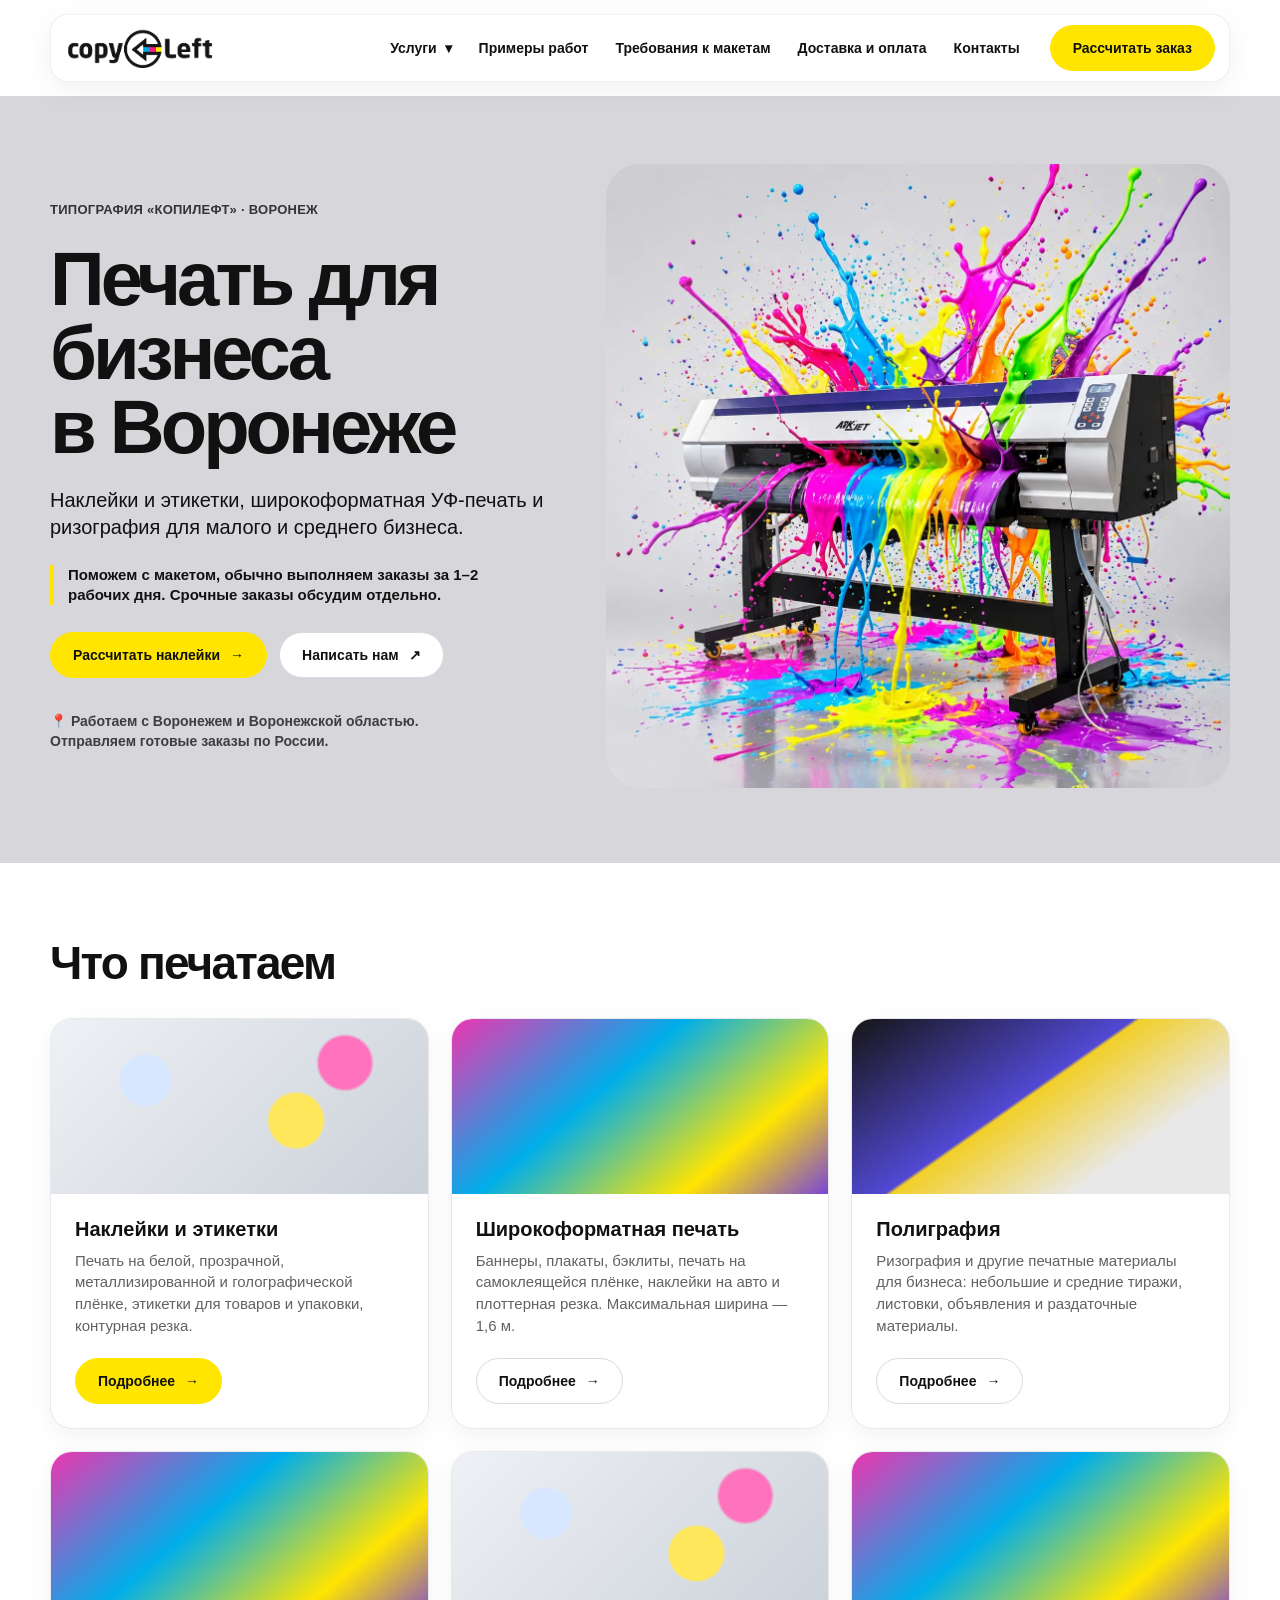
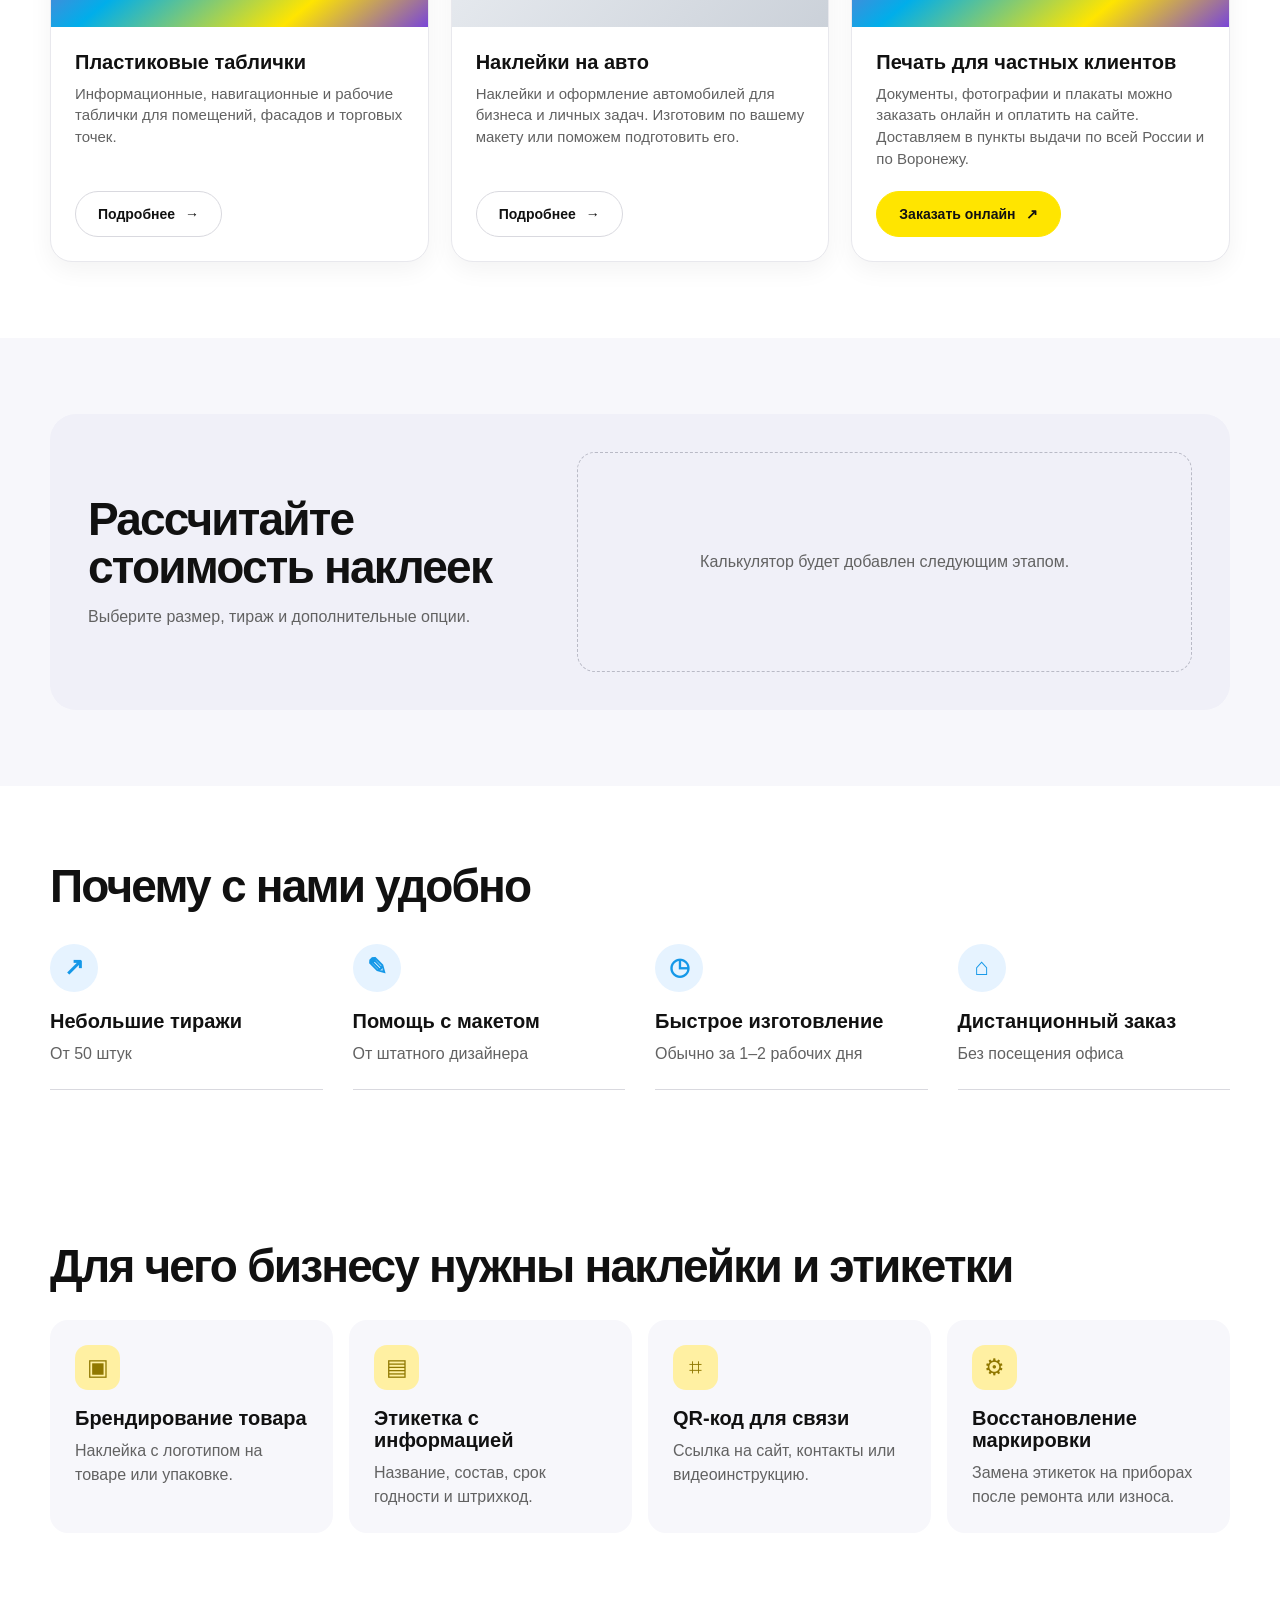
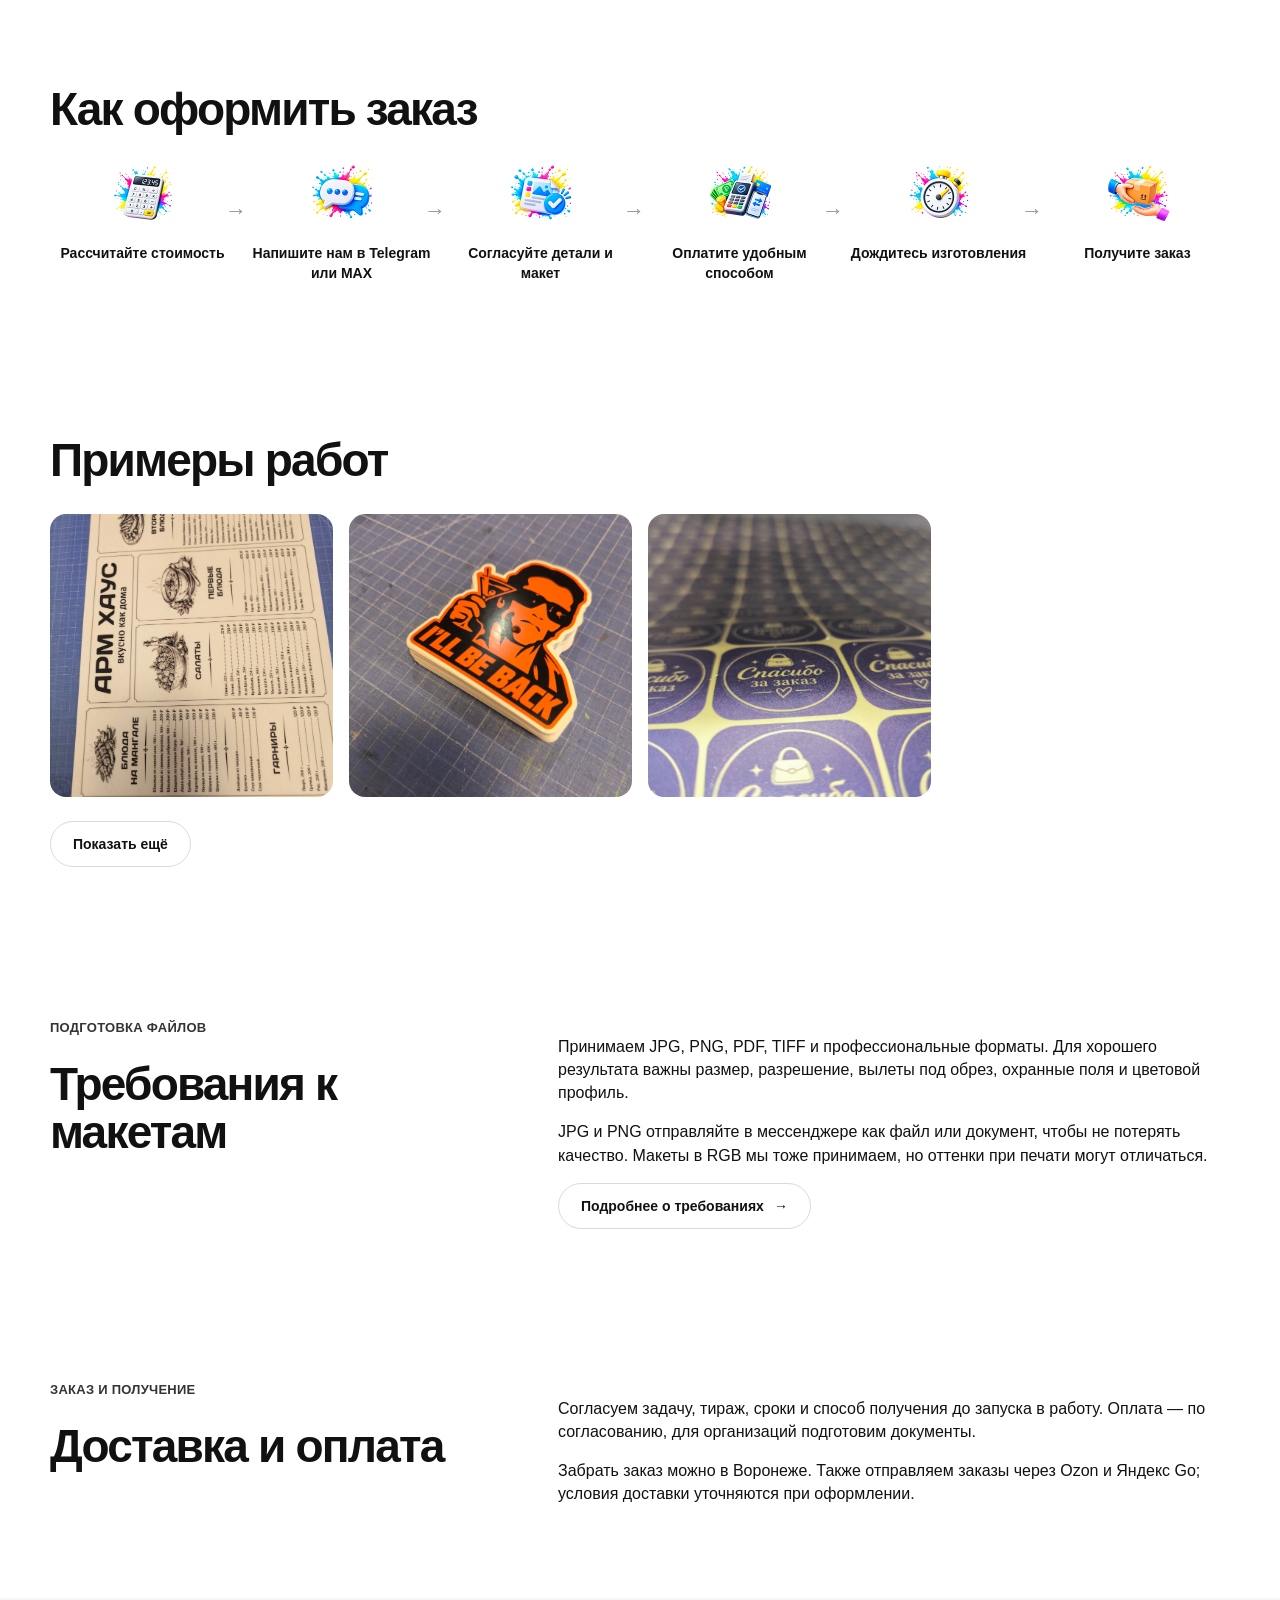
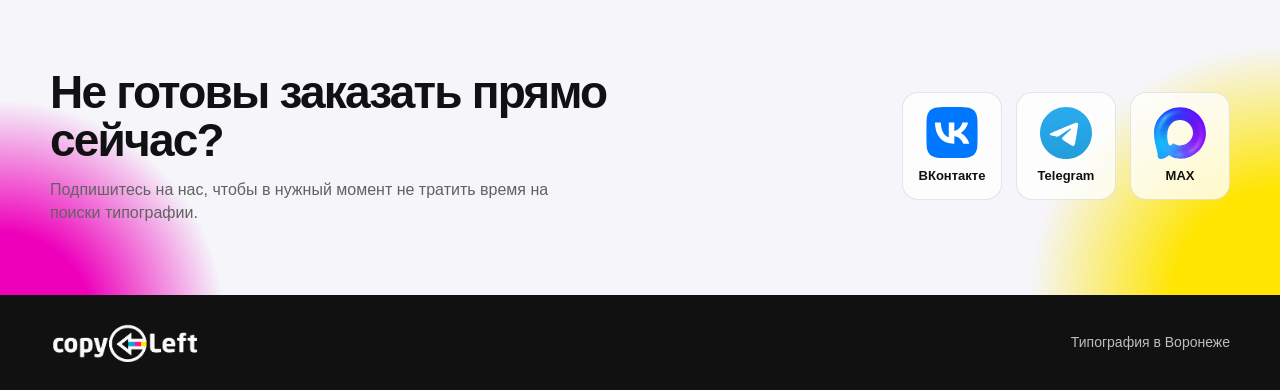
<file: index.html>
<!DOCTYPE html>
<html lang="ru">
<head>
  <meta charset="UTF-8">
  <meta name="viewport" content="width=device-width, initial-scale=1.0">

  <title>Типография «Копилефт» в Воронеже — наклейки, УФ-печать, ризография</title>

  <meta
    name="description"
    content="Типография «Копилефт» в Воронеже. Печать наклеек и этикеток, широкоформатная УФ-печать и ризография для бизнеса."
  >

  <link rel="stylesheet" href="styles.css">
  <link rel="stylesheet" href="works-gallery.css">
</head>

<body>

  <header class="site-header">
    <div class="container header-inner">

      <a class="logo" href="/">
        <img src="images/logo.png" alt="Копилефт — типография в Воронеже">
      </a>

            <nav id="main-navigation" class="main-nav" aria-label="Основная навигация">
        <div class="nav-dropdown">
          <button class="nav-dropdown-toggle" type="button" aria-expanded="false">Услуги <span aria-hidden="true">▾</span></button>
          <div class="nav-dropdown-menu">
            <a href="nakleiki-iz-vinilovoi-plenki/">Наклейки и этикетки</a>
            <a href="shirokoformatnaya-pechat/">Широкоформатная печать</a>
            <a href="nakleiki-na-avto/">Наклейки на авто</a>
            <a href="tipographiya/">Полиграфия</a>
            <a href="tablichki-plastikovye/">Пластиковые таблички</a>
          </div>
        </div>

        <a href="#works">Примеры работ</a>
        <a href="trebovaniya-k-maketam/">Требования к макетам</a>
        <a href="#delivery">Доставка и оплата</a>
        <a href="#contacts">Контакты</a>
      </nav>

      <div class="header-actions">

        <a class="button button-yellow" href="#calculator">
          Рассчитать заказ
        </a>
        <button class="menu-button" type="button" aria-label="Открыть меню" aria-expanded="false" aria-controls="main-navigation">
          ☰
        </button>
      </div>

    </div>
  </header>

  <main>

    <!-- Первый экран -->
    <section class="hero">
      <div class="container hero-grid">

        <div class="hero-content">
          <p class="eyebrow">ТИПОГРАФИЯ «КОПИЛЕФТ» · ВОРОНЕЖ</p>

          <h1>
            Печать для бизнеса<br>
            в Воронеже
          </h1>

          <p class="hero-text">
            Наклейки и этикетки, широкоформатная УФ-печать
            и ризография для малого и среднего бизнеса.
          </p>

          <div class="hero-note">
            Поможем с макетом, обычно выполняем заказы
            за 1–2 рабочих дня. Срочные заказы обсудим отдельно.
          </div>

          <div class="hero-buttons">
            <a class="button button-yellow" href="#calculator">
              Рассчитать наклейки <span>→</span>
            </a>

            <a
              class="button button-white"
              href="https://t.me/copy1eft"
              target="_blank"
              rel="noopener"
            >
              Написать нам <span>↗</span>
            </a>
          </div>

          <p class="hero-location">
            📍 Работаем с Воронежем и Воронежской областью.<br>
            Отправляем готовые заказы по России.
          </p>
        </div>

        <div class="hero-image">
          <picture>
            <source srcset="images/hero-printer.webp" type="image/webp">
            <img
              src="images/hero-printer.jpg"
              alt="Широкоформатный принтер типографии «Копилефт»"
              width="1200"
              height="1200"
            >
          </picture>
        </div>

      </div>
    </section>

    <!-- Услуги -->
    <section class="section" id="services">
      <div class="container">

        <h2>Что печатаем</h2>

        <div class="service-grid">
          <article class="service-card"><div class="service-image service-image-stickers"></div><div class="service-card-content"><h3>Наклейки и этикетки</h3><p>Печать на белой, прозрачной, металлизированной и голографической плёнке, этикетки для товаров и упаковки, контурная резка.</p><a class="button button-yellow" href="nakleiki-iz-vinilovoi-plenki/">Подробнее <span>→</span></a></div></article>
          <article class="service-card"><div class="service-image service-image-wide"></div><div class="service-card-content"><h3>Широкоформатная печать</h3><p>Баннеры, плакаты, бэклиты, печать на самоклеящейся плёнке, наклейки на авто и плоттерная резка. Максимальная ширина — 1,6 м.</p><a class="button button-white" href="shirokoformatnaya-pechat/">Подробнее <span>→</span></a></div></article>
          <article class="service-card"><div class="service-image service-image-riso"></div><div class="service-card-content"><h3>Полиграфия</h3><p>Ризография и другие печатные материалы для бизнеса: небольшие и средние тиражи, листовки, объявления и раздаточные материалы.</p><a class="button button-white" href="tipographiya/">Подробнее <span>→</span></a></div></article>
          <article class="service-card"><div class="service-image service-image-wide"></div><div class="service-card-content"><h3>Пластиковые таблички</h3><p>Информационные, навигационные и рабочие таблички для помещений, фасадов и торговых точек.</p><a class="button button-white" href="tablichki-plastikovye/">Подробнее <span>→</span></a></div></article>
          <article class="service-card"><div class="service-image service-image-stickers"></div><div class="service-card-content"><h3>Наклейки на авто</h3><p>Наклейки и оформление автомобилей для бизнеса и личных задач. Изготовим по вашему макету или поможем подготовить его.</p><a class="button button-white" href="nakleiki-na-avto/">Подробнее <span>→</span></a></div></article>
          <article class="service-card"><div class="service-image service-image-wide"></div><div class="service-card-content"><h3>Печать для частных клиентов</h3><p>Документы, фотографии и плакаты можно заказать онлайн и оплатить на сайте. Доставляем в пункты выдачи по всей России и по Воронежу.</p><a class="button button-yellow" href="https://xn----7sbaby8brwe7bf0dg.xn--p1ai/" target="_blank" rel="noopener noreferrer">Заказать онлайн <span>↗</span></a></div></article>
        </div>
      </div>
    </section>

    <!-- Калькулятор -->
    <section class="section calculator-section" id="calculator">
      <div class="container calculator-box">

        <div class="calculator-intro">
          <h2>Рассчитайте стоимость наклеек</h2>
          <p>
            Выберите размер, тираж и дополнительные опции.
          </p>
        </div>

        <div class="calculator-placeholder">
          <p>
            Калькулятор будет добавлен следующим этапом.
          </p>
        </div>

      </div>
    </section>

    <!-- Преимущества -->
    <section class="section" id="business">
      <div class="container">

        <h2>Почему с нами удобно</h2>

        <div class="benefits-grid">
          <div class="benefit">
            <div class="benefit-icon">↗</div>
            <h3>Небольшие тиражи</h3>
            <p>От 50 штук</p>
          </div>

          <div class="benefit">
            <div class="benefit-icon">✎</div>
            <h3>Помощь с макетом</h3>
            <p>От штатного дизайнера</p>
          </div>

          <div class="benefit">
            <div class="benefit-icon">◷</div>
            <h3>Быстрое изготовление</h3>
            <p>Обычно за 1–2 рабочих дня</p>
          </div>

          <div class="benefit">
            <div class="benefit-icon">⌂</div>
            <h3>Дистанционный заказ</h3>
            <p>Без посещения офиса</p>
          </div>
        </div>

      </div>
    </section>

    <!-- Для бизнеса -->
    <section class="section" id="applications">
      <div class="container">

        <h2>Для чего бизнесу нужны наклейки и этикетки</h2>

        <div class="task-grid">

          <article class="task-card">
            <div class="task-icon">▣</div>
            <h3>Брендирование товара</h3>
            <p>
              Наклейка с логотипом на товаре или упаковке.
            </p>
          </article>

          <article class="task-card">
            <div class="task-icon">▤</div>
            <h3>Этикетка с информацией</h3>
            <p>
              Название, состав, срок годности и штрихкод.
            </p>
          </article>

          <article class="task-card">
            <div class="task-icon">⌗</div>
            <h3>QR-код для связи</h3>
            <p>
              Ссылка на сайт, контакты или видеоинструкцию.
            </p>
          </article>

          <article class="task-card">
            <div class="task-icon">⚙</div>
            <h3>Восстановление маркировки</h3>
            <p>
              Замена этикеток на приборах после ремонта или износа.
            </p>
          </article>

        </div>
      </div>
    </section>

    <!-- Как оформить заказ -->
    <section class="section order-section">
      <div class="container">

        <h2>Как оформить заказ</h2>

        <div class="steps-grid">
          <div class="step">
            <img class="step-image" src="images/order/calculate.png" alt="" width="64" height="64">
            <p>Рассчитайте стоимость</p>
          </div>

          <div class="step">
            <img class="step-image" src="images/order/message.png" alt="" width="64" height="64">
            <p>Напишите нам в Telegram или MAX</p>
          </div>

          <div class="step">
            <img class="step-image" src="images/order/layout.png" alt="" width="64" height="64">
            <p>Согласуйте детали и макет</p>
          </div>

          <div class="step">
            <img class="step-image" src="images/order/payment.png" alt="" width="64" height="64">
            <p>Оплатите удобным способом</p>
          </div>

          <div class="step">
            <img class="step-image" src="images/order/production.png" alt="" width="64" height="64">
            <p>Дождитесь изготовления</p>
          </div>

          <div class="step">
            <img class="step-image" src="images/order/delivery.png" alt="" width="64" height="64">
            <p>Получите заказ</p>
          </div>
        </div>

      </div>
    </section>

    <section class="section" id="works">
  <div class="container">
    <h2>Примеры работ</h2>
    <div class="works-grid" id="works-grid"></div>
    <p id="works-empty" hidden>Фотографии скоро появятся.</p>
    <div class="works-actions">
      <button class="button button-white" id="works-more" type="button" hidden>Показать ещё</button>
      <p id="works-end" role="status" hidden>К сожалению, фотографий больше нет. В конце концов мы типография, а не фотографы.</p>
    </div>
    <noscript>Для просмотра галереи включите JavaScript.</noscript>
  </div>
</section>
    <section class="section section-muted" id="prepress">
      <div class="container info-columns">
        <div>
          <p class="eyebrow">ПОДГОТОВКА ФАЙЛОВ</p>
          <h2>Требования к макетам</h2>
        </div>
        <div>
          <p>Принимаем JPG, PNG, PDF, TIFF и профессиональные форматы. Для хорошего результата важны размер, разрешение, вылеты под обрез, охранные поля и цветовой профиль.</p>
          <p>JPG и PNG отправляйте в мессенджере как файл или документ, чтобы не потерять качество. Макеты в RGB мы тоже принимаем, но оттенки при печати могут отличаться.</p>
          <a class="button button-white" href="trebovaniya-k-maketam/">Подробнее о требованиях <span>→</span></a>
        </div>
      </div>
    </section>
    <section class="section" id="delivery"><div class="container info-columns"><div><p class="eyebrow">ЗАКАЗ И ПОЛУЧЕНИЕ</p><h2>Доставка и оплата</h2></div><div><p>Согласуем задачу, тираж, сроки и способ получения до запуска в работу. Оплата — по согласованию, для организаций подготовим документы.</p><p>Забрать заказ можно в Воронеже. Также отправляем заказы через Ozon и Яндекс Go; условия доставки уточняются при оформлении.</p></div></div></section>
    <!-- Финальный призыв -->
    <section class="final-cta" id="contacts">
      <div class="container final-cta-inner">

        <div class="final-cta-copy">
          <h2>Не готовы заказать прямо сейчас?</h2>
          <p>Подпишитесь на нас, чтобы в нужный момент не тратить время на поиски типографии.</p>
        </div>

        <nav class="social-links" aria-label="Подписаться на соцсети Копилефт">
          <a class="social-link" href="https://vk.ru/copyleft36" target="_blank" rel="noopener noreferrer" aria-label="Копилефт во ВКонтакте">
            <img src="images/social/vk.svg" alt="" width="52" height="52">
            <span>ВКонтакте</span>
          </a>
          <a class="social-link" href="https://t.me/copy1eft" target="_blank" rel="noopener noreferrer" aria-label="Копилефт в Telegram">
            <img src="images/social/telegram.svg" alt="" width="52" height="52">
            <span>Telegram</span>
          </a>
          <a class="social-link" href="https://max.ru/id463229832170_biz" target="_blank" rel="noopener noreferrer" aria-label="Копилефт в MAX">
            <img src="images/social/max.svg" alt="" width="52" height="52">
            <span>MAX</span>
          </a>
        </nav>
      </div>
    </section>

  </main>

  <footer class="site-footer">
    <div class="container footer-inner">
      <a class="footer-logo" href="/">
        <img src="images/logo-wh.png" alt="Копилефт">
      </a>
      <span>Типография в Воронеже</span>
    </div>
  </footer>

  <script src="script.js"></script>
  <script src="works-gallery.js" defer></script>
</body>
</html>
</file>
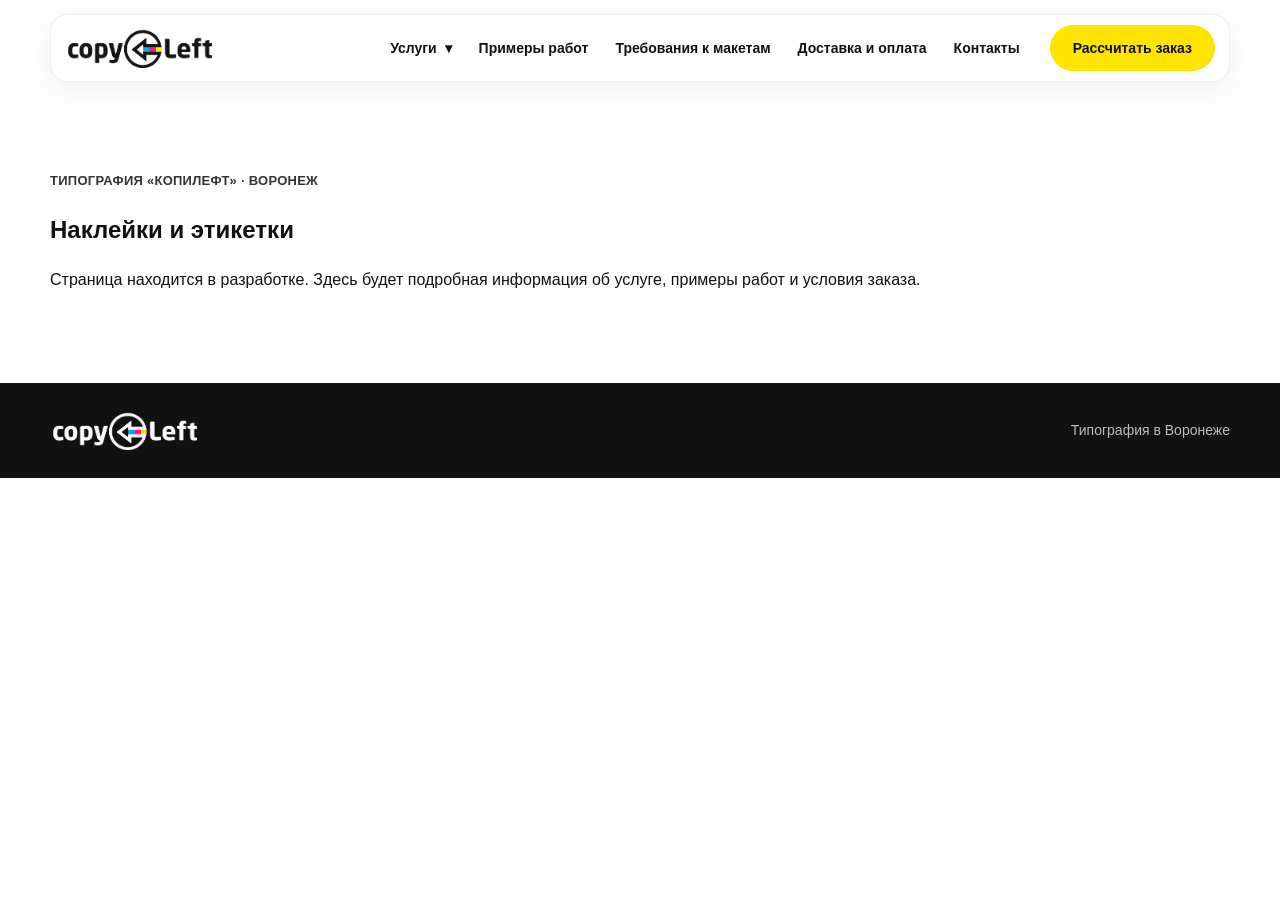
<file: nakleiki-iz-vinilovoi-plenki/index.html>
<!DOCTYPE html>
<html lang="ru">
<head>
  <meta charset="UTF-8">
  <meta name="viewport" content="width=device-width, initial-scale=1.0">
  <title>Наклейки и этикетки — Типография «Копилефт» в Воронеже</title>
  <meta name="description" content="Наклейки и этикетки для бизнеса в Воронеже. Типография «Копилефт».">
  <link rel="stylesheet" href="../styles.css">
</head>
<body>

<header class="site-header">
  <div class="container header-inner">
    <a class="logo" href="../">
      <img src="../images/logo.png" alt="Копилефт — типография в Воронеже">
    </a>

          <nav id="main-navigation" class="main-nav" aria-label="Основная навигация">
        <div class="nav-dropdown">
          <button class="nav-dropdown-toggle" type="button" aria-expanded="false">Услуги <span aria-hidden="true">▾</span></button>
          <div class="nav-dropdown-menu">
            <a href="../nakleiki-iz-vinilovoi-plenki/">Наклейки и этикетки</a>
            <a href="../shirokoformatnaya-pechat/">Широкоформатная печать</a>
            <a href="../nakleiki-na-avto/">Наклейки на авто</a>
            <a href="../tipographiya/">Полиграфия</a>
            <a href="../tablichki-plastikovye/">Пластиковые таблички</a>
          </div>
        </div>

        <a href="../#works">Примеры работ</a>
        <a href="../trebovaniya-k-maketam/">Требования к макетам</a>
        <a href="../#delivery">Доставка и оплата</a>
        <a href="../#contacts">Контакты</a>
      </nav>

    <button class="menu-button" type="button" aria-label="Открыть меню" aria-expanded="false" aria-controls="main-navigation">☰</button>
    <a class="button button-yellow" href="../#calculator">
      Рассчитать заказ
    </a>
  </div>
</header>

<main>
  <section class="section page-intro">
    <div class="container">
      <p class="eyebrow">ТИПОГРАФИЯ «КОПИЛЕФТ» · ВОРОНЕЖ</p>
      <h1>Наклейки и этикетки</h1>
      <p>
        Страница находится в разработке. Здесь будет подробная
        информация об услуге, примеры работ и условия заказа.
      </p>
    </div>
  </section>
</main>

<footer class="site-footer">
  <div class="container footer-inner">
    <a class="footer-logo" href="../">
      <img src="../images/logo-wh.png" alt="Копилефт">
    </a>
    <span>Типография в Воронеже</span>
  </div>
</footer>

<script src="../script.js"></script>
</body>
</html>
</file>
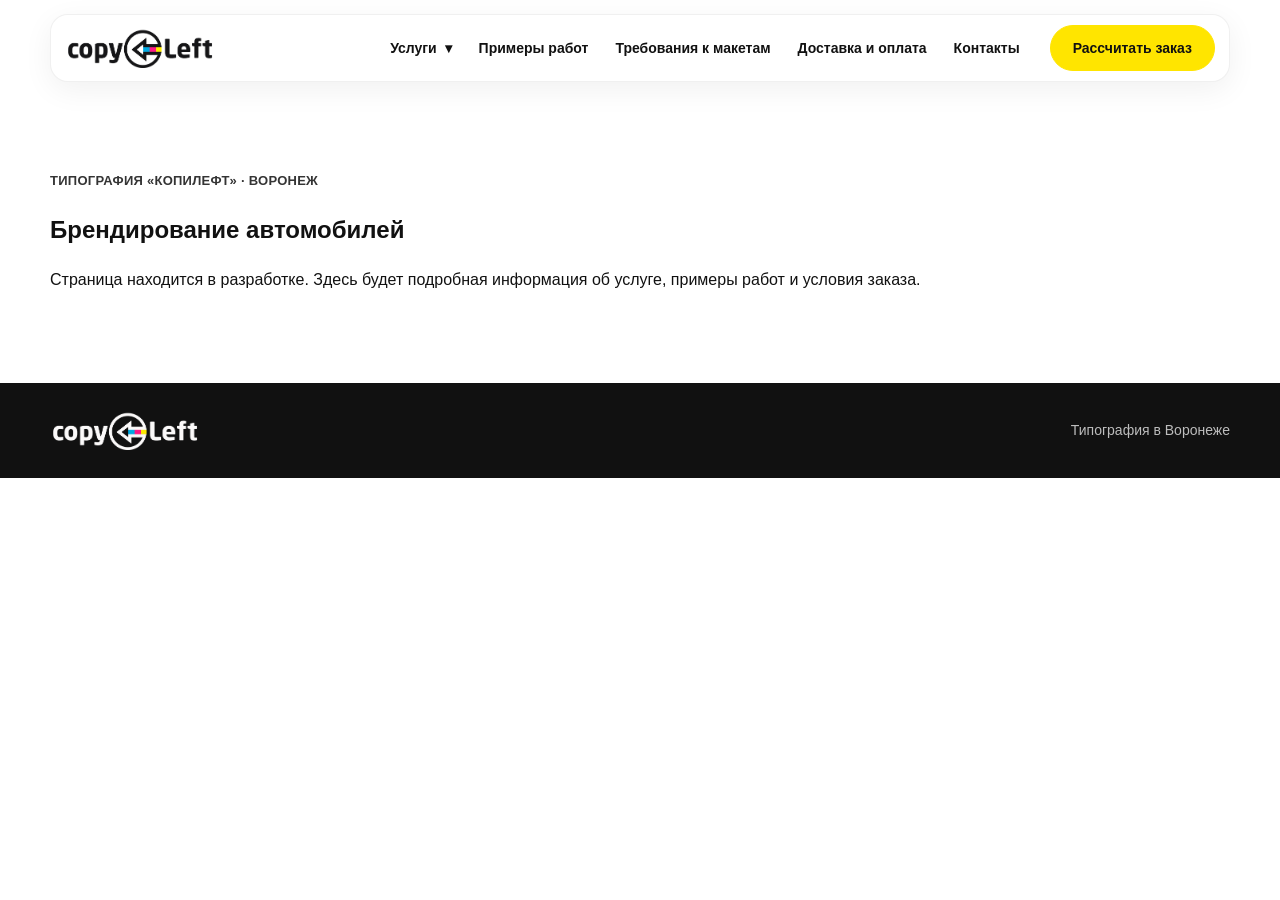
<file: nakleiki-na-avto/index.html>
<!DOCTYPE html>
<html lang="ru">
<head>
  <meta charset="UTF-8">
  <meta name="viewport" content="width=device-width, initial-scale=1.0">
  <title>Брендирование автомобилей — Типография «Копилефт» в Воронеже</title>
  <meta name="description" content="Брендирование автомобилей для бизнеса в Воронеже. Типография «Копилефт».">
  <link rel="stylesheet" href="../styles.css">
</head>
<body>

<header class="site-header">
  <div class="container header-inner">
    <a class="logo" href="../">
      <img src="../images/logo.png" alt="Копилефт — типография в Воронеже">
    </a>

          <nav id="main-navigation" class="main-nav" aria-label="Основная навигация">
        <div class="nav-dropdown">
          <button class="nav-dropdown-toggle" type="button" aria-expanded="false">Услуги <span aria-hidden="true">▾</span></button>
          <div class="nav-dropdown-menu">
            <a href="../nakleiki-iz-vinilovoi-plenki/">Наклейки и этикетки</a>
            <a href="../shirokoformatnaya-pechat/">Широкоформатная печать</a>
            <a href="../nakleiki-na-avto/">Наклейки на авто</a>
            <a href="../tipographiya/">Полиграфия</a>
            <a href="../tablichki-plastikovye/">Пластиковые таблички</a>
          </div>
        </div>

        <a href="../#works">Примеры работ</a>
        <a href="../trebovaniya-k-maketam/">Требования к макетам</a>
        <a href="../#delivery">Доставка и оплата</a>
        <a href="../#contacts">Контакты</a>
      </nav>

    <button class="menu-button" type="button" aria-label="Открыть меню" aria-expanded="false" aria-controls="main-navigation">☰</button>
    <a class="button button-yellow" href="../#calculator">
      Рассчитать заказ
    </a>
  </div>
</header>

<main>
  <section class="section page-intro">
    <div class="container">
      <p class="eyebrow">ТИПОГРАФИЯ «КОПИЛЕФТ» · ВОРОНЕЖ</p>
      <h1>Брендирование автомобилей</h1>
      <p>
        Страница находится в разработке. Здесь будет подробная
        информация об услуге, примеры работ и условия заказа.
      </p>
    </div>
  </section>
</main>

<footer class="site-footer">
  <div class="container footer-inner">
    <a class="footer-logo" href="../">
      <img src="../images/logo-wh.png" alt="Копилефт">
    </a>
    <span>Типография в Воронеже</span>
  </div>
</footer>

<script src="../script.js"></script>
</body>
</html>
</file>
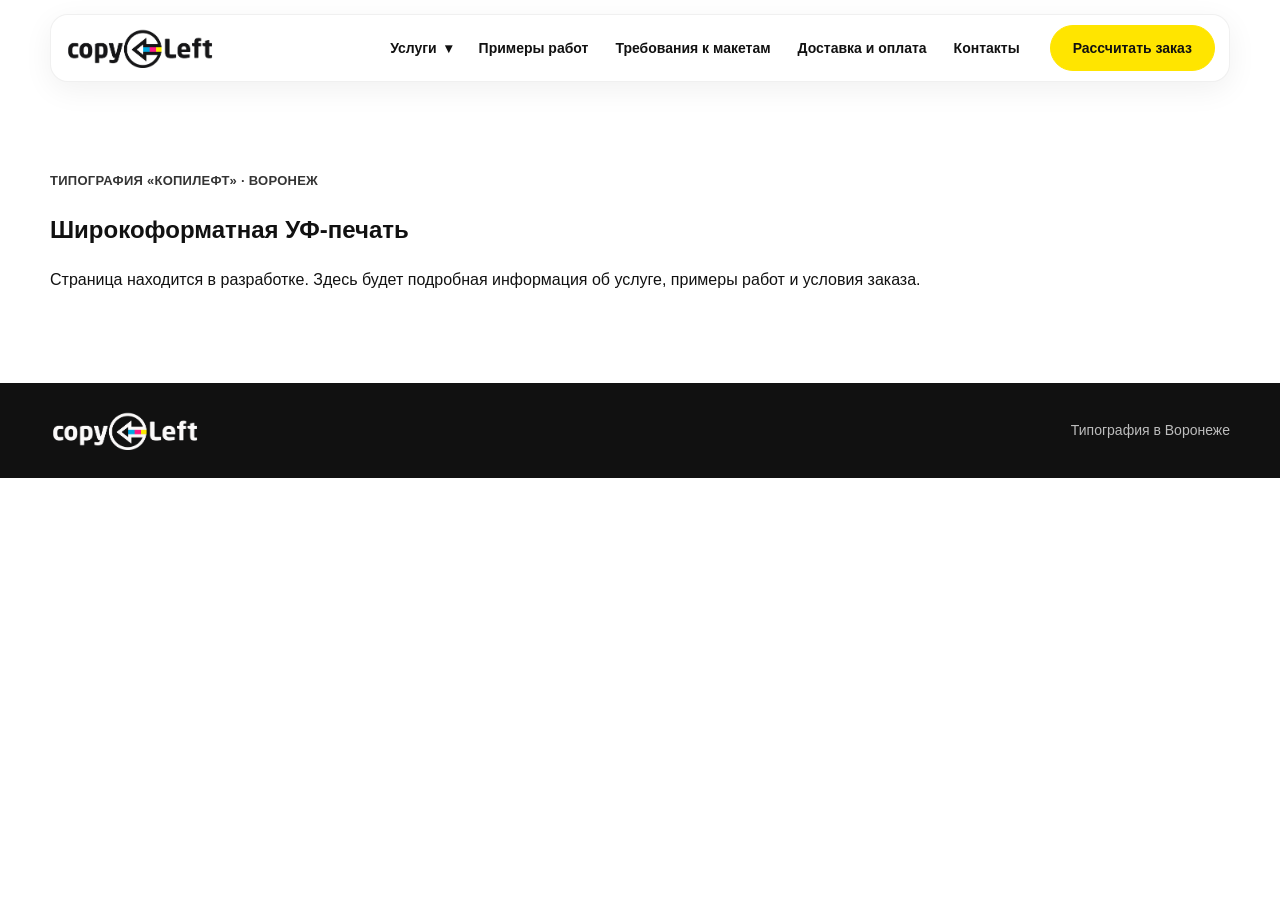
<file: shirokoformatnaya-pechat/index.html>
<!DOCTYPE html>
<html lang="ru">
<head>
  <meta charset="UTF-8">
  <meta name="viewport" content="width=device-width, initial-scale=1.0">
  <title>Широкоформатная УФ-печать — Типография «Копилефт» в Воронеже</title>
  <meta name="description" content="Широкоформатная УФ-печать для бизнеса в Воронеже. Типография «Копилефт».">
  <link rel="stylesheet" href="../styles.css">
</head>
<body>

<header class="site-header">
  <div class="container header-inner">
    <a class="logo" href="../">
      <img src="../images/logo.png" alt="Копилефт — типография в Воронеже">
    </a>

          <nav id="main-navigation" class="main-nav" aria-label="Основная навигация">
        <div class="nav-dropdown">
          <button class="nav-dropdown-toggle" type="button" aria-expanded="false">Услуги <span aria-hidden="true">▾</span></button>
          <div class="nav-dropdown-menu">
            <a href="../nakleiki-iz-vinilovoi-plenki/">Наклейки и этикетки</a>
            <a href="../shirokoformatnaya-pechat/">Широкоформатная печать</a>
            <a href="../nakleiki-na-avto/">Наклейки на авто</a>
            <a href="../tipographiya/">Полиграфия</a>
            <a href="../tablichki-plastikovye/">Пластиковые таблички</a>
          </div>
        </div>

        <a href="../#works">Примеры работ</a>
        <a href="../trebovaniya-k-maketam/">Требования к макетам</a>
        <a href="../#delivery">Доставка и оплата</a>
        <a href="../#contacts">Контакты</a>
      </nav>

    <button class="menu-button" type="button" aria-label="Открыть меню" aria-expanded="false" aria-controls="main-navigation">☰</button>
    <a class="button button-yellow" href="../#calculator">
      Рассчитать заказ
    </a>
  </div>
</header>

<main>
  <section class="section page-intro">
    <div class="container">
      <p class="eyebrow">ТИПОГРАФИЯ «КОПИЛЕФТ» · ВОРОНЕЖ</p>
      <h1>Широкоформатная УФ-печать</h1>
      <p>
        Страница находится в разработке. Здесь будет подробная
        информация об услуге, примеры работ и условия заказа.
      </p>
    </div>
  </section>
</main>

<footer class="site-footer">
  <div class="container footer-inner">
    <a class="footer-logo" href="../">
      <img src="../images/logo-wh.png" alt="Копилефт">
    </a>
    <span>Типография в Воронеже</span>
  </div>
</footer>

<script src="../script.js"></script>
</body>
</html>
</file>
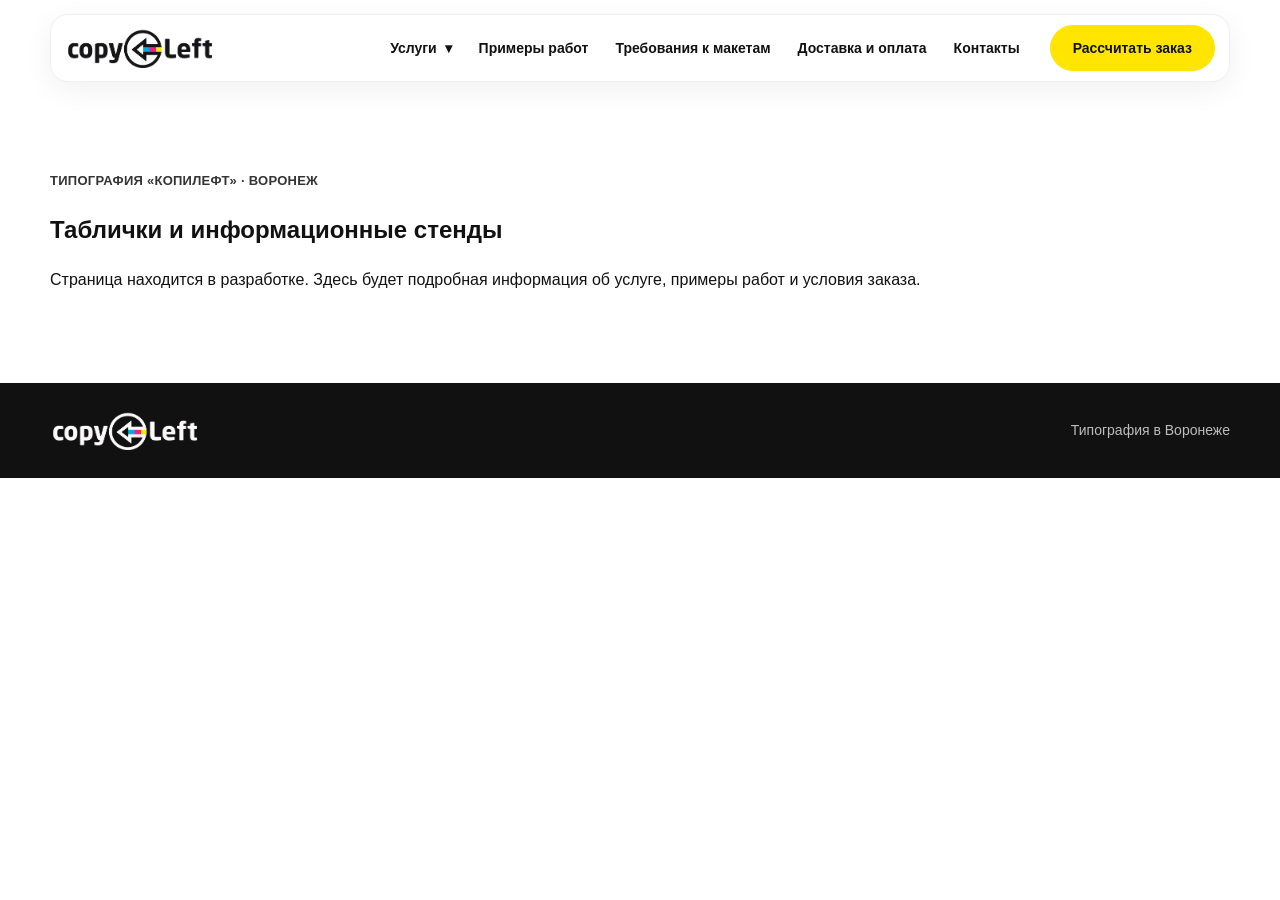
<file: tablichki-plastikovye/index.html>
<!DOCTYPE html>
<html lang="ru">
<head>
  <meta charset="UTF-8">
  <meta name="viewport" content="width=device-width, initial-scale=1.0">
  <title>Таблички и информационные стенды — Типография «Копилефт» в Воронеже</title>
  <meta name="description" content="Таблички и информационные стенды для бизнеса в Воронеже. Типография «Копилефт».">
  <link rel="stylesheet" href="../styles.css">
</head>
<body>

<header class="site-header">
  <div class="container header-inner">
    <a class="logo" href="../">
      <img src="../images/logo.png" alt="Копилефт — типография в Воронеже">
    </a>

          <nav id="main-navigation" class="main-nav" aria-label="Основная навигация">
        <div class="nav-dropdown">
          <button class="nav-dropdown-toggle" type="button" aria-expanded="false">Услуги <span aria-hidden="true">▾</span></button>
          <div class="nav-dropdown-menu">
            <a href="../nakleiki-iz-vinilovoi-plenki/">Наклейки и этикетки</a>
            <a href="../shirokoformatnaya-pechat/">Широкоформатная печать</a>
            <a href="../nakleiki-na-avto/">Наклейки на авто</a>
            <a href="../tipographiya/">Полиграфия</a>
            <a href="../tablichki-plastikovye/">Пластиковые таблички</a>
          </div>
        </div>

        <a href="../#works">Примеры работ</a>
        <a href="../trebovaniya-k-maketam/">Требования к макетам</a>
        <a href="../#delivery">Доставка и оплата</a>
        <a href="../#contacts">Контакты</a>
      </nav>

    <button class="menu-button" type="button" aria-label="Открыть меню" aria-expanded="false" aria-controls="main-navigation">☰</button>
    <a class="button button-yellow" href="../#calculator">
      Рассчитать заказ
    </a>
  </div>
</header>

<main>
  <section class="section page-intro">
    <div class="container">
      <p class="eyebrow">ТИПОГРАФИЯ «КОПИЛЕФТ» · ВОРОНЕЖ</p>
      <h1>Таблички и информационные стенды</h1>
      <p>
        Страница находится в разработке. Здесь будет подробная
        информация об услуге, примеры работ и условия заказа.
      </p>
    </div>
  </section>
</main>

<footer class="site-footer">
  <div class="container footer-inner">
    <a class="footer-logo" href="../">
      <img src="../images/logo-wh.png" alt="Копилефт">
    </a>
    <span>Типография в Воронеже</span>
  </div>
</footer>

<script src="../script.js"></script>
</body>
</html>
</file>
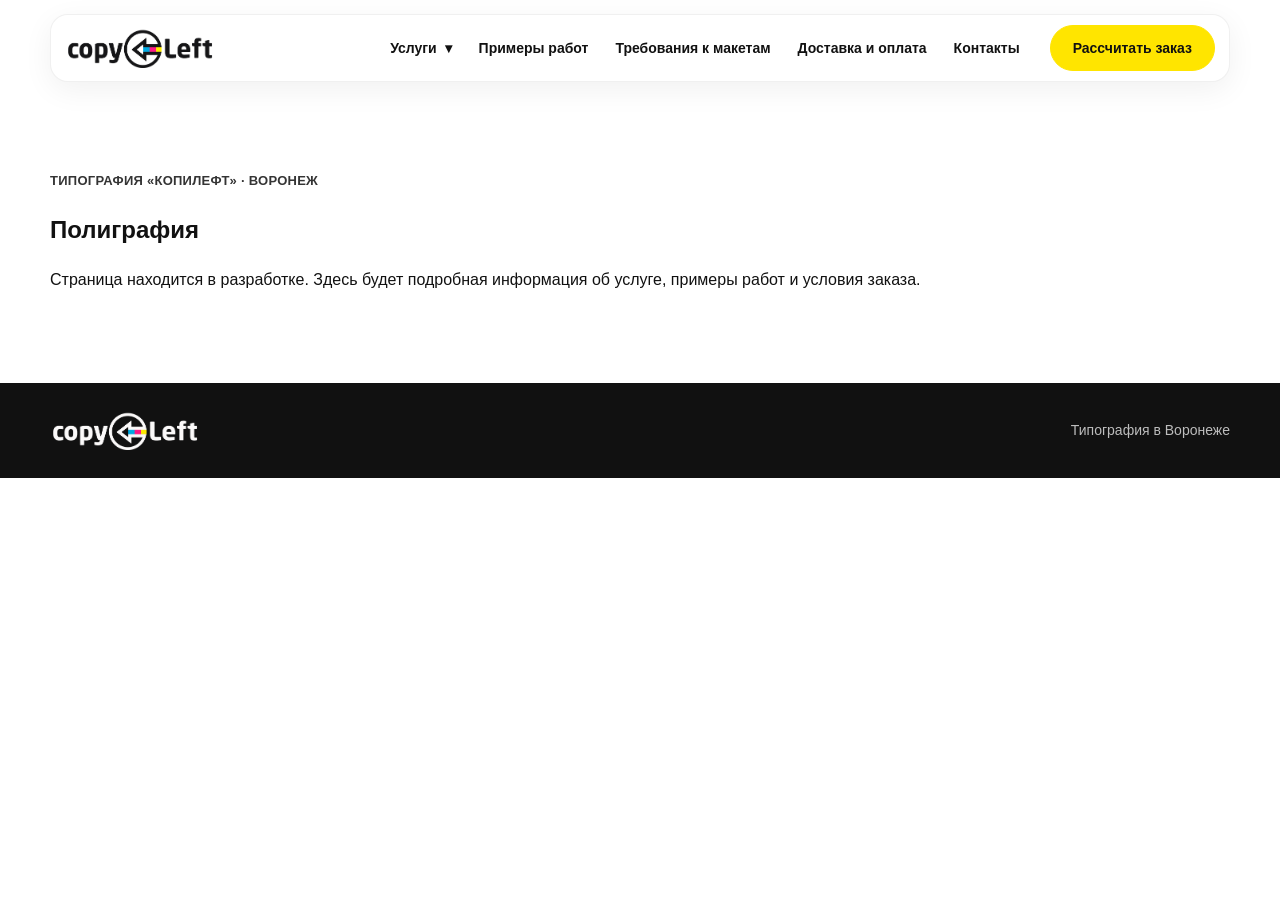
<file: tipographiya/index.html>
<!DOCTYPE html>
<html lang="ru">
<head>
  <meta charset="UTF-8">
  <meta name="viewport" content="width=device-width, initial-scale=1.0">
  <title>Полиграфия — Типография «Копилефт» в Воронеже</title>
  <meta name="description" content="Полиграфия для бизнеса в Воронеже. Типография «Копилефт».">
  <link rel="stylesheet" href="../styles.css">
</head>
<body>

<header class="site-header">
  <div class="container header-inner">
    <a class="logo" href="../">
      <img src="../images/logo.png" alt="Копилефт — типография в Воронеже">
    </a>

          <nav id="main-navigation" class="main-nav" aria-label="Основная навигация">
        <div class="nav-dropdown">
          <button class="nav-dropdown-toggle" type="button" aria-expanded="false">Услуги <span aria-hidden="true">▾</span></button>
          <div class="nav-dropdown-menu">
            <a href="../nakleiki-iz-vinilovoi-plenki/">Наклейки и этикетки</a>
            <a href="../shirokoformatnaya-pechat/">Широкоформатная печать</a>
            <a href="../nakleiki-na-avto/">Наклейки на авто</a>
            <a href="../tipographiya/">Полиграфия</a>
            <a href="../tablichki-plastikovye/">Пластиковые таблички</a>
          </div>
        </div>

        <a href="../#works">Примеры работ</a>
        <a href="../trebovaniya-k-maketam/">Требования к макетам</a>
        <a href="../#delivery">Доставка и оплата</a>
        <a href="../#contacts">Контакты</a>
      </nav>

    <button class="menu-button" type="button" aria-label="Открыть меню" aria-expanded="false" aria-controls="main-navigation">☰</button>
    <a class="button button-yellow" href="../#calculator">
      Рассчитать заказ
    </a>
  </div>
</header>

<main>
  <section class="section page-intro">
    <div class="container">
      <p class="eyebrow">ТИПОГРАФИЯ «КОПИЛЕФТ» · ВОРОНЕЖ</p>
      <h1>Полиграфия</h1>
      <p>
        Страница находится в разработке. Здесь будет подробная
        информация об услуге, примеры работ и условия заказа.
      </p>
    </div>
  </section>
</main>

<footer class="site-footer">
  <div class="container footer-inner">
    <a class="footer-logo" href="../">
      <img src="../images/logo-wh.png" alt="Копилефт">
    </a>
    <span>Типография в Воронеже</span>
  </div>
</footer>

<script src="../script.js"></script>
</body>
</html>
</file>
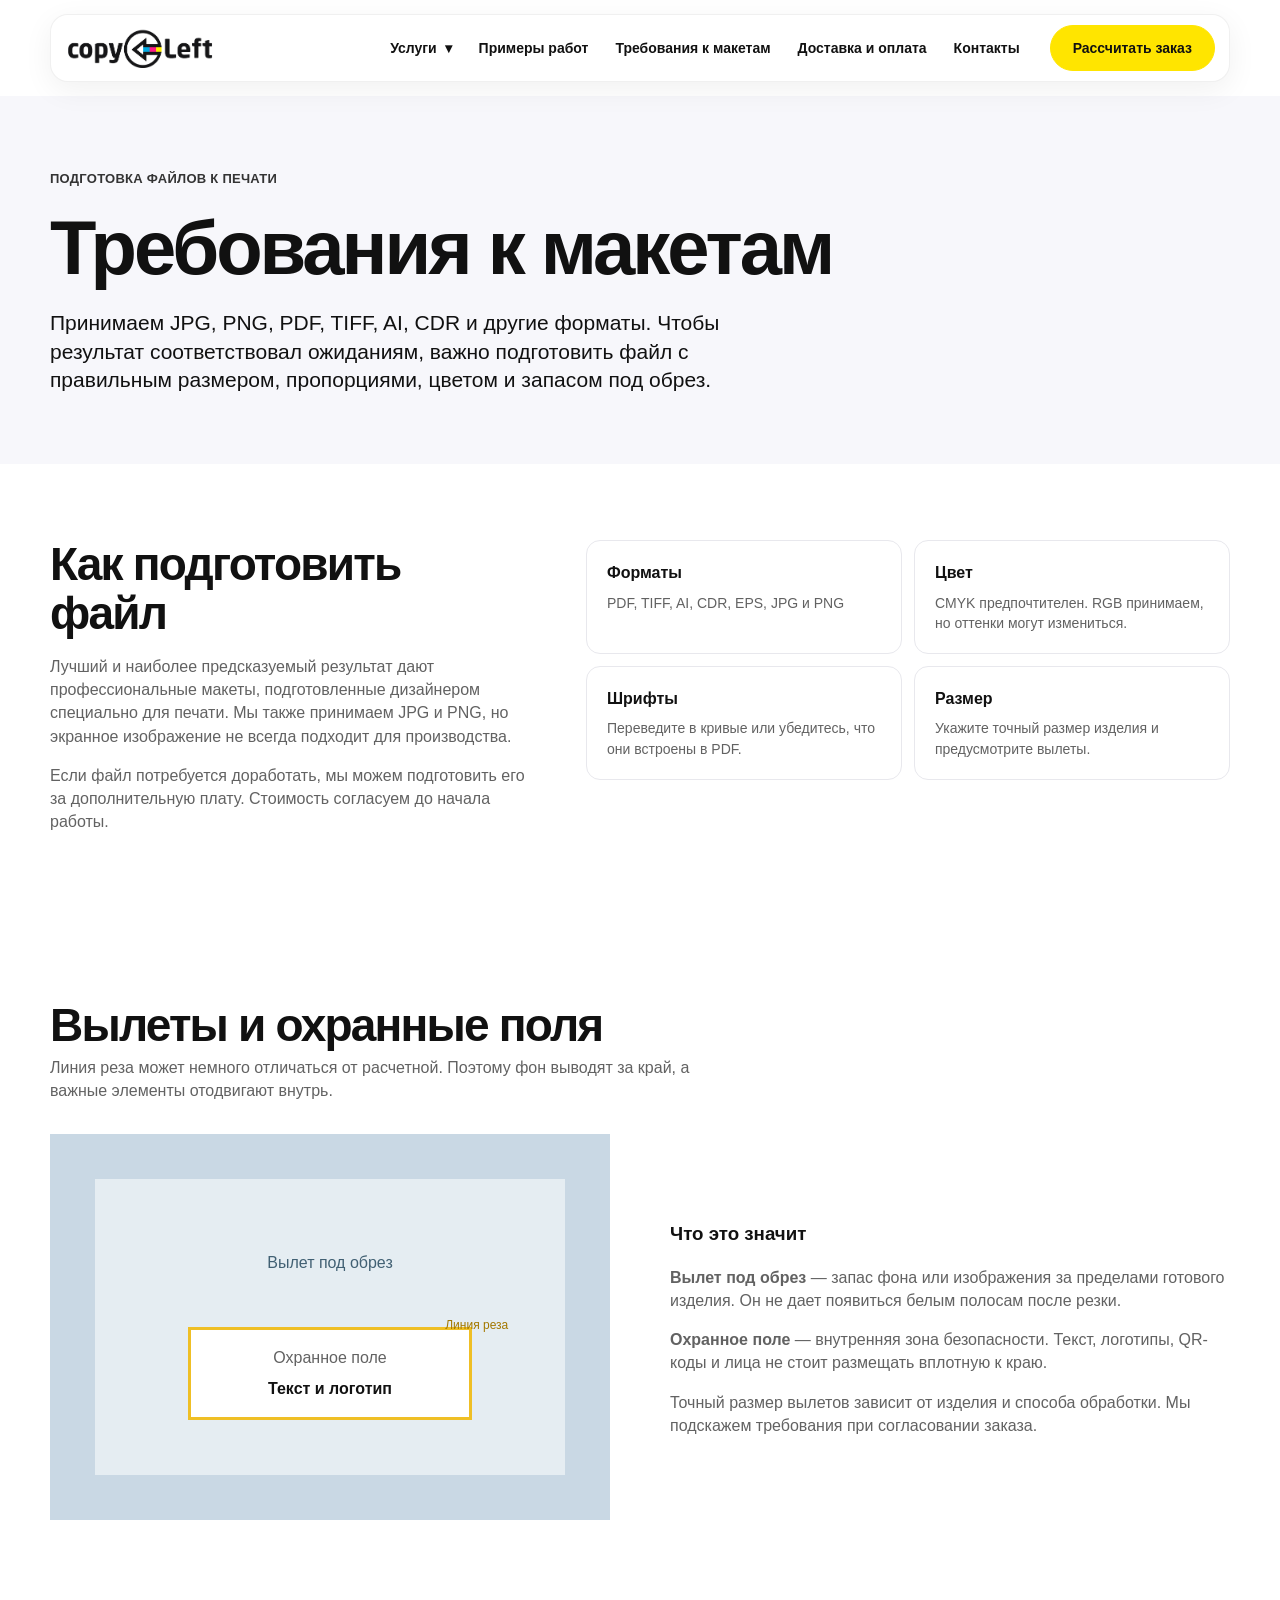
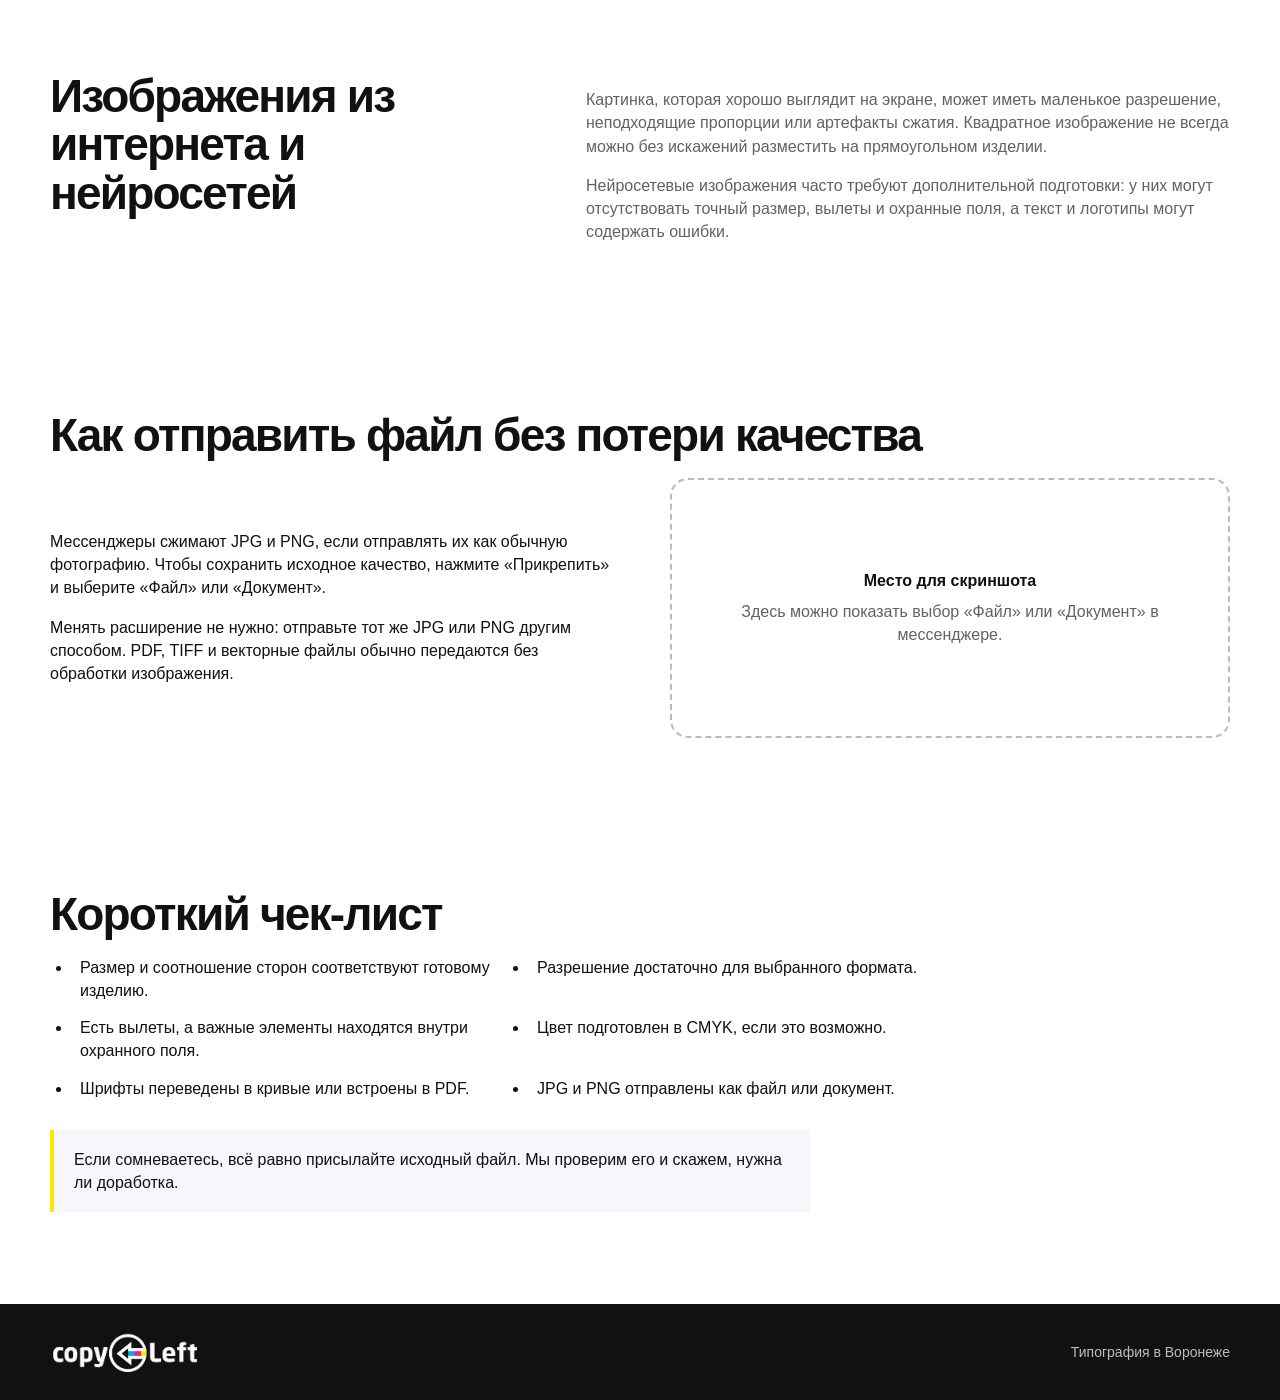
<file: trebovaniya-k-maketam/index.html>
<!DOCTYPE html>
<html lang="ru">
<head>
  <meta charset="UTF-8">
  <meta name="viewport" content="width=device-width, initial-scale=1.0">
  <title>Требования к макетам — Типография «Копилефт»</title>
  <meta name="description" content="Требования к файлам для печати: форматы, разрешение, вылеты, охранные поля, CMYK, шрифты и отправка через мессенджеры.">
  <link rel="stylesheet" href="../styles.css">
  <link rel="stylesheet" href="../works-gallery.css">
  <link rel="stylesheet" href="maket-page.css">
</head>
<body>
<header class="site-header">
  <div class="container header-inner">
    <a class="logo" href="../"><img src="../images/logo.png" alt="Копилефт — типография в Воронеже"></a>
    <nav id="main-navigation" class="main-nav" aria-label="Основная навигация">
      <div class="nav-dropdown"><button class="nav-dropdown-toggle" type="button" aria-expanded="false">Услуги <span aria-hidden="true">▾</span></button><div class="nav-dropdown-menu">
        <a href="../nakleiki-iz-vinilovoi-plenki/">Наклейки и этикетки</a><a href="../shirokoformatnaya-pechat/">Широкоформатная печать</a><a href="../nakleiki-na-avto/">Наклейки на авто</a><a href="../tipographiya/">Полиграфия</a><a href="../tablichki-plastikovye/">Пластиковые таблички</a>
      </div></div>
      <a href="../#works">Примеры работ</a><a href="./">Требования к макетам</a><a href="../#delivery">Доставка и оплата</a><a href="../#contacts">Контакты</a>
    </nav>
    <button class="menu-button" type="button" aria-label="Открыть меню" aria-expanded="false" aria-controls="main-navigation">☰</button>
    <a class="button button-yellow header-order-button" href="../#calculator">Рассчитать заказ</a>
  </div>
</header>
<main>
  <section class="maket-hero"><div class="container"><p class="eyebrow">ПОДГОТОВКА ФАЙЛОВ К ПЕЧАТИ</p><h1>Требования к макетам</h1><p class="maket-lead">Принимаем JPG, PNG, PDF, TIFF, AI, CDR и другие форматы. Чтобы результат соответствовал ожиданиям, важно подготовить файл с правильным размером, пропорциями, цветом и запасом под обрез.</p></div></section>
  <section class="section"><div class="container maket-content">
    <div class="maket-intro"><h2>Как подготовить файл</h2><p>Лучший и наиболее предсказуемый результат дают профессиональные макеты, подготовленные дизайнером специально для печати. Мы также принимаем JPG и PNG, но экранное изображение не всегда подходит для производства.</p><p>Если файл потребуется доработать, мы можем подготовить его за дополнительную плату. Стоимость согласуем до начала работы.</p></div>
    <div class="maket-facts"><div><strong>Форматы</strong><span>PDF, TIFF, AI, CDR, EPS, JPG и PNG</span></div><div><strong>Цвет</strong><span>CMYK предпочтителен. RGB принимаем, но оттенки могут измениться.</span></div><div><strong>Шрифты</strong><span>Переведите в кривые или убедитесь, что они встроены в PDF.</span></div><div><strong>Размер</strong><span>Укажите точный размер изделия и предусмотрите вылеты.</span></div></div>
  </div></section>
  <section class="section section-muted"><div class="container"><h2>Вылеты и охранные поля</h2><p class="section-lead">Линия реза может немного отличаться от расчетной. Поэтому фон выводят за край, а важные элементы отодвигают внутрь.</p><div class="bleed-layout"><div class="bleed-diagram" aria-label="Схема вылетов и охранного поля"><div class="bleed-zone"><span>Вылет под обрез</span><div class="safe-zone"><span class="cut-line">Линия реза</span><span>Охранное поле</span><b>Текст и логотип</b></div></div></div><div class="bleed-copy"><h3>Что это значит</h3><p><strong>Вылет под обрез</strong> — запас фона или изображения за пределами готового изделия. Он не дает появиться белым полосам после резки.</p><p><strong>Охранное поле</strong> — внутренняя зона безопасности. Текст, логотипы, QR-коды и лица не стоит размещать вплотную к краю.</p><p>Точный размер вылетов зависит от изделия и способа обработки. Мы подскажем требования при согласовании заказа.</p></div></div></div></section>
  <section class="section"><div class="container"><div class="maket-content"><div><h2>Изображения из интернета и нейросетей</h2></div><div><p>Картинка, которая хорошо выглядит на экране, может иметь маленькое разрешение, неподходящие пропорции или артефакты сжатия. Квадратное изображение не всегда можно без искажений разместить на прямоугольном изделии.</p><p>Нейросетевые изображения часто требуют дополнительной подготовки: у них могут отсутствовать точный размер, вылеты и охранные поля, а текст и логотипы могут содержать ошибки.</p></div></div></div></section>
  <section class="section section-muted"><div class="container"><h2>Как отправить файл без потери качества</h2><div class="messenger-layout"><div><p>Мессенджеры сжимают JPG и PNG, если отправлять их как обычную фотографию. Чтобы сохранить исходное качество, нажмите «Прикрепить» и выберите «Файл» или «Документ».</p><p>Менять расширение не нужно: отправьте тот же JPG или PNG другим способом. PDF, TIFF и векторные файлы обычно передаются без обработки изображения.</p></div><div class="messenger-placeholder"><strong>Место для скриншота</strong><span>Здесь можно показать выбор «Файл» или «Документ» в мессенджере.</span></div></div></div></section>
  <section class="section"><div class="container"><h2>Короткий чек-лист</h2><ul class="maket-checklist"><li>Размер и соотношение сторон соответствуют готовому изделию.</li><li>Разрешение достаточно для выбранного формата.</li><li>Есть вылеты, а важные элементы находятся внутри охранного поля.</li><li>Цвет подготовлен в CMYK, если это возможно.</li><li>Шрифты переведены в кривые или встроены в PDF.</li><li>JPG и PNG отправлены как файл или документ.</li></ul><p class="maket-note">Если сомневаетесь, всё равно присылайте исходный файл. Мы проверим его и скажем, нужна ли доработка.</p></div></section>
</main>
<footer class="site-footer"><div class="container footer-inner"><a class="footer-logo" href="../"><img src="../images/logo-wh.png" alt="Копилефт"></a><span>Типография в Воронеже</span></div></footer>
<script src="../script.js"></script>
</body>
</html>
</file>
<file: styles.css>
:root {
  --black: #111111;
  --muted: #626262;
  --yellow: #ffe500;
  --blue: #1598e8;
  --light: #f7f7fb;
  --line: #e8e8ed;
  --white: #ffffff;
  --radius: 22px;
  --container: 1180px;
}

* {
  box-sizing: border-box;
}

html {
  scroll-behavior: smooth;
}

body {
  margin: 0;
  color: var(--black);
  background: var(--white);
  font-family: Arial, Helvetica, sans-serif;
  font-size: 16px;
  line-height: 1.45;
}

img {
  display: block;
  max-width: 100%;
}

a {
  color: inherit;
  text-decoration: none;
}

button,
input {
  font: inherit;
}

.container {
  width: min(var(--container), calc(100% - 64px));
  margin: 0 auto;
}

/* Шапка */

.site-header {
  position: relative;
  z-index: 10;
  padding: 14px 0;
  background: rgba(255, 255, 255, 0.94);
}

.header-inner {
  display: flex;
  min-height: 62px;
  align-items: center;
  gap: 30px;
  padding: 10px 14px;
  border: 1px solid rgba(0, 0, 0, 0.06);
  border-radius: 18px;
  background: var(--white);
  box-shadow: 0 8px 30px rgba(0, 0, 0, 0.06);
}

.logo {
  display: inline-flex;
  align-items: center;
  flex-shrink: 0;
  font-size: 25px;
  font-weight: 800;
  letter-spacing: -1.5px;
}

.logo-copy {
  color: var(--black);
}

.logo-mark {
  display: inline-flex;
  width: 30px;
  height: 30px;
  align-items: center;
  justify-content: center;
  margin: 0 2px;
  border: 3px solid var(--black);
  border-radius: 50%;
  font-size: 17px;
  line-height: 1;
}

.logo-left {
  color: var(--black);
}

.main-nav {
  display: flex;
  align-items: center;
  gap: 27px;
  margin-left: auto;
  font-size: 14px;
  font-weight: 700;
}

.main-nav a,
.location {
  white-space: nowrap;
}

.main-nav a {
  transition: opacity 0.2s ease;
}

.main-nav a:hover {
  opacity: 0.55;
}

.header-actions {
  display: flex;
  align-items: center;
  gap: 14px;
}

.location {
  color: var(--black);
  font-size: 14px;
  font-weight: 700;
}

.menu-button {
  display: none;
  padding: 4px;
  border: 0;
  background: transparent;
  cursor: pointer;
  font-size: 24px;
}

/* Кнопки */

.button {
  display: inline-flex;
  min-height: 46px;
  align-items: center;
  justify-content: center;
  gap: 10px;
  padding: 12px 22px;
  border: 1px solid var(--black);
  border-radius: 999px;
  font-size: 14px;
  font-weight: 700;
  line-height: 1;
  cursor: pointer;
  transition:
    transform 0.2s ease,
    box-shadow 0.2s ease,
    background 0.2s ease;
}

.button:hover {
  transform: translateY(-2px);
  box-shadow: 0 7px 16px rgba(0, 0, 0, 0.12);
}

.button-yellow {
  border-color: var(--yellow);
  background: var(--yellow);
  color: var(--black);
}

.button-white {
  border-color: #d9d9df;
  background: var(--white);
  color: var(--black);
}

/* Общие секции */

.section {
  padding: 76px 0;
}

.section h2,
.final-cta h2 {
  margin: 0 0 30px;
  font-size: clamp(30px, 4vw, 46px);
  line-height: 1.05;
  letter-spacing: -1.8px;
}

.eyebrow {
  margin: 0 0 22px;
  color: #343434;
  font-size: 13px;
  font-weight: 800;
  letter-spacing: 0.02em;
}

/* Первый экран */

.hero {
  overflow: hidden;
  padding: 68px 0 75px;
  background: #d6d6db;
}

.hero-grid {
  display: grid;
  min-height: 540px;
  grid-template-columns: minmax(0, 0.9fr) minmax(440px, 1.1fr);
  align-items: center;
  gap: 45px;
}

.hero-content {
  position: relative;
  z-index: 1;
}

.hero h1 {
  max-width: 650px;
  margin: 0 0 22px;
  font-size: clamp(48px, 6vw, 76px);
  line-height: 0.98;
  letter-spacing: -4px;
}

.hero-text {
  max-width: 560px;
  margin: 0 0 24px;
  font-size: 20px;
  line-height: 1.35;
}

.hero-note {
  max-width: 440px;
  margin: 0 0 27px;
  padding-left: 14px;
  border-left: 4px solid var(--yellow);
  font-size: 15px;
  font-weight: 700;
  line-height: 1.35;
}

.hero-buttons {
  display: flex;
  flex-wrap: wrap;
  gap: 12px;
}

.hero-location {
  margin: 34px 0 0;
  color: #3e3e3e;
  font-size: 14px;
  font-weight: 700;
  line-height: 1.4;
}

.hero-image {
  position: relative;
  min-height: 500px;
  overflow: hidden;
  border-radius: 34px;
  background: #d6d6db;
}

.hero-image::after {
  position: absolute;
  inset: 0;
  background: linear-gradient(90deg, rgba(247, 247, 251, 0.2), transparent 35%);
  content: "";
  pointer-events: none;
}

.hero-image picture,
.hero-image img {
  width: 100%;
  height: 100%;
}

.hero-image img {
  object-fit: cover;
  object-position: center;
}

/* Карточки услуг */

.service-grid {
  display: grid;
  grid-template-columns: repeat(3, 1fr);
  gap: 22px;
}

.service-card {
  overflow: hidden;
  border: 1px solid var(--line);
  border-radius: var(--radius);
  background: var(--white);
  box-shadow: 0 8px 25px rgba(0, 0, 0, 0.05);
}

.service-image {
  height: 175px;
  background-position: center;
  background-size: cover;
  background-repeat: no-repeat;
}

.service-image-stickers {
  background:
    radial-gradient(circle at 25% 35%, #d7e7ff 0 8%, transparent 9%),
    radial-gradient(circle at 65% 58%, #ffe85b 0 10%, transparent 11%),
    radial-gradient(circle at 78% 25%, #ff72bd 0 8%, transparent 9%),
    linear-gradient(135deg, #eef1f5, #cbd1d9);
}

.service-image-wide {
  background:
    linear-gradient(140deg, #ee35b0, #00aeea 40%, #ffe500 75%, #7946d8);
}

.service-image-riso {
  background:
    linear-gradient(145deg, #151515, #5149d4 45%, #f2cf29 46%, #e8e8e8 75%);
}

.service-card-content {
  padding: 24px;
}

.service-card h3,
.task-card h3,
.benefit h3 {
  margin: 0 0 10px;
  font-size: 20px;
  line-height: 1.1;
}

.service-card p {
  min-height: 88px;
  margin: 0 0 20px;
  color: var(--muted);
  font-size: 15px;
}

/* Калькулятор-заглушка */

.calculator-section {
  background: var(--light);
}

.calculator-box {
  display: grid;
  grid-template-columns: 0.85fr 1.15fr;
  align-items: center;
  gap: 35px;
  padding: 38px;
  border-radius: 26px;
  background: #f0f0f8;
}

.calculator-intro h2 {
  margin-bottom: 14px;
}

.calculator-intro p {
  margin: 0;
  color: var(--muted);
}

.calculator-placeholder {
  min-height: 220px;
  display: flex;
  align-items: center;
  justify-content: center;
  padding: 30px;
  border: 1px dashed #b9bac6;
  border-radius: 18px;
  color: var(--muted);
  text-align: center;
}

/* Преимущества */

.benefits-grid {
  display: grid;
  grid-template-columns: repeat(4, 1fr);
  gap: 30px;
}

.benefit {
  padding: 4px 0 24px;
  border-bottom: 1px solid #d9d9df;
}

.benefit-icon {
  display: flex;
  width: 48px;
  height: 48px;
  align-items: center;
  justify-content: center;
  margin-bottom: 18px;
  border-radius: 50%;
  background: #e6f3ff;
  color: var(--blue);
  font-size: 24px;
  font-weight: 700;
}

.benefit p,
.task-card p {
  margin: 0;
  color: var(--muted);
}

/* Задачи */

.task-grid {
  display: grid;
  grid-template-columns: repeat(4, 1fr);
  gap: 16px;
}

.task-card {
  min-height: 190px;
  padding: 25px;
  border-radius: 18px;
  background: var(--light);
}

.task-icon {
  display: flex;
  width: 45px;
  height: 45px;
  align-items: center;
  justify-content: center;
  margin-bottom: 17px;
  border-radius: 13px;
  background: #fff0a2;
  color: #907800;
  font-size: 23px;
}

/* Этапы заказа */

.order-section {
  background: #fff;
}

.steps-grid {
  display: grid;
  grid-template-columns: repeat(6, 1fr);
  gap: 14px;
}

.step {
  position: relative;
  text-align: center;
}

.step:not(:last-child)::after {
  position: absolute;
  top: 23px;
  right: -12px;
  color: #969696;
  content: "→";
  font-size: 22px;
}

.step span {
  display: flex;
  width: 46px;
  height: 46px;
  align-items: center;
  justify-content: center;
  margin: 0 auto 16px;
  border-radius: 50%;
  background: #dcefff;
  color: var(--blue);
  font-size: 18px;
  font-weight: 700;
}

.step p {
  margin: 0;
  font-size: 14px;
  font-weight: 700;
}

/* Финальный призыв */

.final-cta {
  overflow: hidden;
  padding: 70px 0;
  background:
    radial-gradient(circle at 0% 110%, #ee00bb 0 7%, transparent 17%),
    radial-gradient(circle at 100% 100%, #ffe500 0 8%, transparent 19%),
    #f5f5fa;
}

.final-cta-inner {
  display: flex;
  align-items: center;
  justify-content: space-between;
  gap: 35px;
}

.final-cta-copy {
  max-width: 610px;
}

.final-cta h2 {
  margin-bottom: 14px;
}

.final-cta p {
  max-width: 550px;
  margin: 0;
  color: var(--muted);
}

.social-links {
  display: flex;
  flex-shrink: 0;
  flex-wrap: wrap;
  gap: 14px;
}

.social-link {
  display: flex;
  min-width: 100px;
  flex-direction: column;
  align-items: center;
  gap: 8px;
  padding: 14px 12px;
  border: 1px solid rgba(17, 17, 17, 0.1);
  border-radius: 16px;
  background: rgba(255, 255, 255, 0.78);
  font-size: 13px;
  font-weight: 700;
  transition: transform 0.2s ease, box-shadow 0.2s ease;
}

.social-link:hover {
  transform: translateY(-3px);
  box-shadow: 0 8px 20px rgba(0, 0, 0, 0.1);
}

.social-link img {
  width: 52px;
  height: 52px;
  object-fit: contain;
}

/* Подвал */

.site-footer {
  padding: 28px 0;
  background: var(--black);
  color: var(--white);
}

.footer-inner {
  display: flex;
  align-items: center;
  justify-content: space-between;
  gap: 20px;
}

.footer-inner span {
  color: #bdbdbd;
  font-size: 14px;
}

/* Адаптация */

@media (max-width: 1050px) {
  .main-nav {
    gap: 16px;
  }

  .location {
    display: none;
  }

  .hero-grid {
    grid-template-columns: 1fr 0.9fr;
  }

  .hero h1 {
    font-size: clamp(44px, 6vw, 64px);
  }

  .steps-grid {
    grid-template-columns: repeat(3, 1fr);
    row-gap: 32px;
  }

  .step:nth-child(3)::after {
    display: none;
  }
}

@media (max-width: 800px) {
  .container {
    width: min(var(--container), calc(100% - 36px));
  }

  .site-header {
    padding: 9px 0;
  }

  .header-inner {
    position: relative;
  }

  .main-nav {
    position: absolute;
    top: calc(100% + 8px);
    right: 0;
    left: 0;
    display: none;
    flex-direction: column;
    align-items: stretch;
    gap: 0;
    padding: 12px;
    border: 1px solid var(--line);
    border-radius: 16px;
    background: var(--white);
    box-shadow: 0 12px 30px rgba(0, 0, 0, 0.1);
  }

  .main-nav.is-open {
    display: flex;
  }

  .main-nav a {
    padding: 13px 10px;
  }

  .header-actions {
    margin-left: auto;
  }

  .header-actions .button {
    display: none;
  }

  .menu-button {
    display: block;
  }

  .hero {
    padding: 48px 0 58px;
  }

  .hero-grid {
    display: flex;
    flex-direction: column;
    align-items: stretch;
    gap: 35px;
  }

  .hero h1 {
    font-size: clamp(43px, 12vw, 62px);
    letter-spacing: -3px;
  }

  .hero-text {
    font-size: 18px;
  }

  .hero-image {
    min-height: auto;
    aspect-ratio: 1 / 1;
    border-radius: 26px;
  }

  .service-grid,
  .calculator-box {
    grid-template-columns: 1fr;
  }

  .benefits-grid {
    grid-template-columns: repeat(2, 1fr);
  }

  .task-grid {
    grid-template-columns: repeat(2, 1fr);
  }

  .steps-grid {
    grid-template-columns: repeat(2, 1fr);
  }

  .step:nth-child(2)::after,
  .step:nth-child(4)::after,
  .step:nth-child(6)::after {
    display: none;
  }

  .final-cta-inner {
    align-items: flex-start;
    flex-direction: column;
  }

  .social-links {
    width: 100%;
  }

  .social-link {
    flex: 1 1 0;
    min-width: 0;
  }
}

@media (max-width: 520px) {
  .container {
    width: calc(100% - 28px);
  }

  .header-inner {
    padding: 8px 10px;
  }

  .logo {
    font-size: 22px;
  }

  .logo-mark {
    width: 27px;
    height: 27px;
    font-size: 15px;
  }

  .section {
    padding: 54px 0;
  }

  .section h2,
  .final-cta h2 {
    font-size: 34px;
  }

  .hero h1 {
    font-size: 46px;
  }

  .hero-buttons,
  .hero-buttons .button,
  .final-cta-buttons,
  .final-cta-buttons .button {
    width: 100%;
  }

  .hero-buttons .button,
  .final-cta-buttons .button {
    justify-content: center;
  }

  .service-grid,
  .benefits-grid,
  .task-grid,
  .steps-grid {
    grid-template-columns: 1fr;
  }

  .service-image {
    height: 190px;
  }

  .service-card p {
    min-height: auto;
  }

  .calculator-box {
    padding: 24px 18px;
  }

  .step:not(:last-child)::after {
    display: none;
  }

  .step {
    display: grid;
    grid-template-columns: 46px 1fr;
    align-items: center;
    gap: 16px;
    text-align: left;
  }

  .step span {
    margin: 0;
  }

  .footer-inner {
    align-items: flex-start;
    flex-direction: column;
  }
}

/* Логотип в шапке и подвале */
.logo img {
  display: block;
  width: 150px;
  height: auto;
  max-height: 42px;
  object-fit: contain;
}

.footer-logo {
  display: inline-flex;
  align-items: center;
}

.footer-logo img {
  display: block;
  width: 150px;
  height: auto;
  max-height: 42px;
  object-fit: contain;
}

@media (max-width: 520px) {
  .logo img,
  .footer-logo img {
    width: 125px;
  }
}


/* Выпадающее меню и информационные блоки */
.nav-dropdown { position: relative; }
.nav-dropdown-toggle { border: 0; padding: 0; background: transparent; color: inherit; font: inherit; cursor: pointer; white-space: nowrap; }
.nav-dropdown-toggle span { margin-left: 4px; }
.nav-dropdown-menu { position: absolute; top: 100%; left: -14px; display: none; min-width: 235px; padding: 8px; border: 1px solid var(--line); border-radius: 14px; background: var(--white); box-shadow: 0 12px 30px rgba(0,0,0,.12); }
.nav-dropdown.is-open .nav-dropdown-menu { display: grid; }
@media (hover: hover) and (pointer: fine) { .nav-dropdown:hover .nav-dropdown-menu { display: grid; } }
.nav-dropdown-menu a { padding: 10px 12px; border-radius: 9px; }
.nav-dropdown-menu a:hover { background: var(--soft); opacity: 1; }
.info-grid { display: grid; grid-template-columns: repeat(3, 1fr); gap: 20px; }
.info-card { padding: 26px; border: 1px solid var(--line); border-radius: var(--radius); background: var(--white); }
.info-card h3 { margin-top: 0; }
.info-columns { display: grid; grid-template-columns: .8fr 1.2fr; gap: 60px; align-items: start; }
.section-muted { background: var(--soft); }
@media (max-width: 800px) { .nav-dropdown-menu { position: static; min-width: 0; margin: 0 0 8px; box-shadow: none; } .nav-dropdown-toggle { width: 100%; padding: 13px 10px; text-align: left; } .nav-dropdown { border-bottom: 1px solid var(--line); } .info-grid, .info-columns { grid-template-columns: 1fr; gap: 18px; } }

@media (max-width: 800px) { .header-inner > .menu-button { margin-left: auto; } .header-inner > .button { display: none; } }

/* order-step-icons */
.step-image { display: block; width: 64px; height: 64px; object-fit: contain; margin: 0 auto 16px; }
.step:not(:last-child)::after { top: 32px; }
@media (max-width: 520px) {
  .step { grid-template-columns: 64px 1fr; }
  .step-image { margin: 0; }
}
</file>
<file: works-gallery.css>
.works-grid { display: grid; grid-template-columns: repeat(4, minmax(0, 1fr)); gap: 16px; }
.works-grid img { display: block; width: 100%; aspect-ratio: 1 / 1; object-fit: cover; border-radius: 16px; }
.works-grid img[hidden], .works-actions [hidden], #works-empty[hidden] { display: none; }
.works-actions { margin-top: 24px; }
.works-actions p { color: #626262; }
@media (max-width: 800px) { .works-grid { grid-template-columns: repeat(2, minmax(0, 1fr)); } }
@media (max-width: 420px) { .works-grid { gap: 10px; } }
</file>
<file: trebovaniya-k-maketam/maket-page.css>
.maket-hero { padding: 74px 0 70px; background: var(--light); }.maket-hero h1 { max-width: 800px; margin: 0 0 24px; font-size: clamp(44px, 7vw, 76px); line-height: .98; letter-spacing: -3px; }.maket-lead { max-width: 760px; margin: 0; font-size: 21px; line-height: 1.35; }.maket-content { display: grid; grid-template-columns: .85fr 1.15fr; gap: 60px; align-items: start; }.maket-content h2, .section > .container > h2 { margin-bottom: 18px; }.maket-content p, .section-lead { color: var(--muted); }.maket-facts { display: grid; grid-template-columns: repeat(2, 1fr); gap: 12px; }.maket-facts div { padding: 20px; border: 1px solid var(--line); border-radius: 14px; background: var(--white); }.maket-facts strong, .maket-facts span { display: block; }.maket-facts strong { margin-bottom: 8px; }.maket-facts span { color: var(--muted); font-size: 14px; }.section-lead { max-width: 680px; margin: -12px 0 32px; }.bleed-layout, .messenger-layout { display: grid; grid-template-columns: 1fr 1fr; gap: 60px; align-items: center; }.bleed-diagram { aspect-ratio: 1.45; padding: 8%; background: #c9d8e4; }.bleed-zone { display: grid; height: 100%; place-items: center; padding: 8%; color: #416073; text-align: center; background: #e5edf2; }.safe-zone { position: relative; display: grid; width: 72%; height: 72%; place-items: center; align-content: center; gap: 8px; border: 3px solid #efbf25; background: var(--white); color: var(--muted); }.safe-zone b { color: var(--black); }.cut-line { position: absolute; inset: -14%; display: grid; place-items: start end; color: #a37800; font-size: 12px; }.bleed-copy p { color: var(--muted); }.messenger-placeholder { min-height: 260px; display: grid; place-items: center; align-content: center; gap: 8px; padding: 30px; border: 2px dashed #b9bac6; border-radius: 18px; color: var(--muted); text-align: center; }.messenger-placeholder strong { color: var(--black); }.maket-checklist { display: grid; grid-template-columns: repeat(2, 1fr); gap: 14px 36px; max-width: 900px; padding-left: 22px; }.maket-checklist li { padding-left: 8px; }.maket-note { max-width: 760px; margin-top: 30px; padding: 18px 20px; border-left: 4px solid var(--yellow); background: var(--light); }.header-order-button { flex-shrink: 0; }@media (max-width: 800px) { .maket-content, .bleed-layout, .messenger-layout { grid-template-columns: 1fr; gap: 28px; }.maket-facts, .maket-checklist { grid-template-columns: 1fr; }.maket-lead { font-size: 18px; }}
</file>
